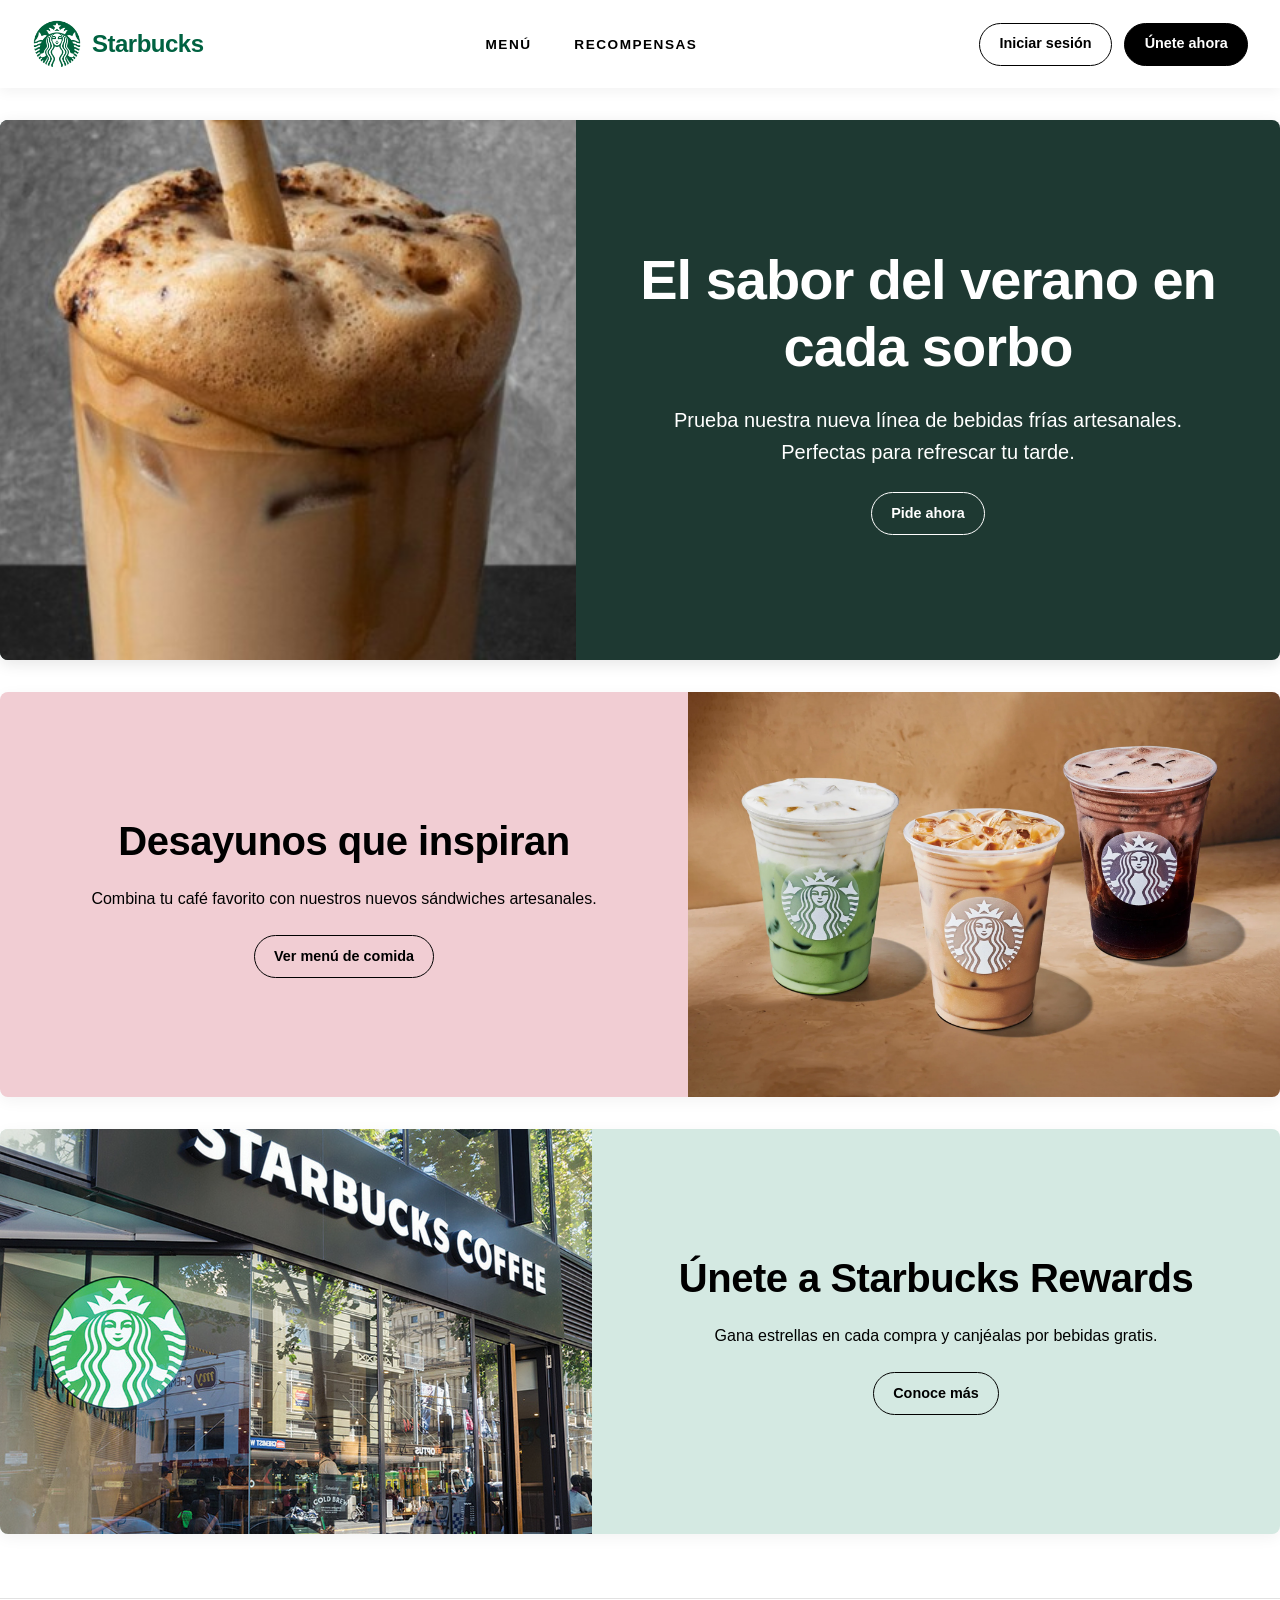
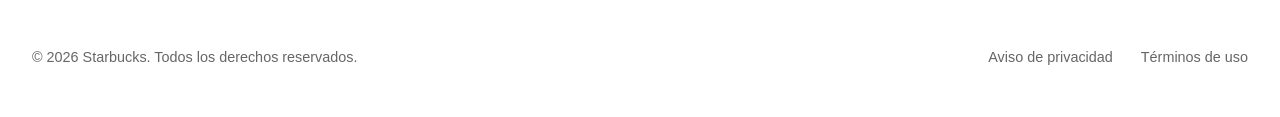
<file: index.html>
<!DOCTYPE html>
<html lang="es">
<head>
    <meta charset="UTF-8">
    <meta name="viewport" content="width=device-width, initial-scale=1.0">
    <title>Starbucks | Inicio</title>
    <link rel="stylesheet" href="estilos.css">
</head>
<body>
    <header class="navegacion">
        <div class="contenedor-nav">
            <div class="marca">
                <a href="index.html" class="marca-enlace">
                <img src="imagenes/logo-starbucks.png" alt="Logo Starbucks" class="logo-nav">
                <h2>Starbucks</h2> </a>
            </div>
            <nav class="enlaces-nav">
                <a href="">Menú</a>
                <a href="rewards.html">Recompensas</a>
            </nav>
            <div class="acciones-nav">
                <a href="" class="btn-borde">Iniciar sesión</a>
                <a href="signup.html" class="btn-solido">Únete ahora</a>
            </div>
        </div>
    </header>

    <main>
        <section class="seccion-principal">
            <div class="imagen-principal">
                <img src="imagenes/frappe1.jpg" alt="Frappé de Temporada" class="img-cubrir">
            </div>
            <div class="contenido-principal">
                <h1>El sabor del verano en cada sorbo</h1>
                <p>Prueba nuestra nueva línea de bebidas frías artesanales. Perfectas para refrescar tu tarde.</p>
                <a href="menu.html" class="btn-borde-oscuro">Pide ahora</a>
            </div>
        </section>

        <section class="cuadricula-promo">
            <div class="tarjeta-promo fondo-rosa">
                <div class="texto-promo">
                    <h2>Desayunos que inspiran</h2>
                    <p>Combina tu café favorito con nuestros nuevos sándwiches artesanales.</p>
                    <a href="menu.html" class="btn-borde-oscuro">Ver menú de comida</a>
                </div>
                <div class="imagen-promo">
                    <img src="imagenes/frappe2.jpg" alt="Frappé de Temporada" class="img-cubrir">
                </div>
            </div>

            <div class="tarjeta-promo fondo-verde">
                <div class="texto-promo">
                    <h2>Únete a Starbucks Rewards</h2>
                    <p>Gana estrellas en cada compra y canjéalas por bebidas gratis.</p>
                    <a href="rewards.html" class="btn-borde-oscuro">Conoce más</a>
                </div>
                <div class="imagen-promo">
                    <img src="imagenes/sucursal.jpg" alt="App de Recompensas" class="img-cubrir">
                </div>
            </div>
        </section>
    </main>

    <footer class="pie-pagina">
        <div class="contenido-pie">
            <p>&copy; 2026 Starbucks. Todos los derechos reservados.</p>
            <div class="enlaces-pie">
                <a href="#">Aviso de privacidad</a>
                <a href="#">Términos de uso</a>
            </div>
        </div>
    </footer>
</body>
</html>
</file>
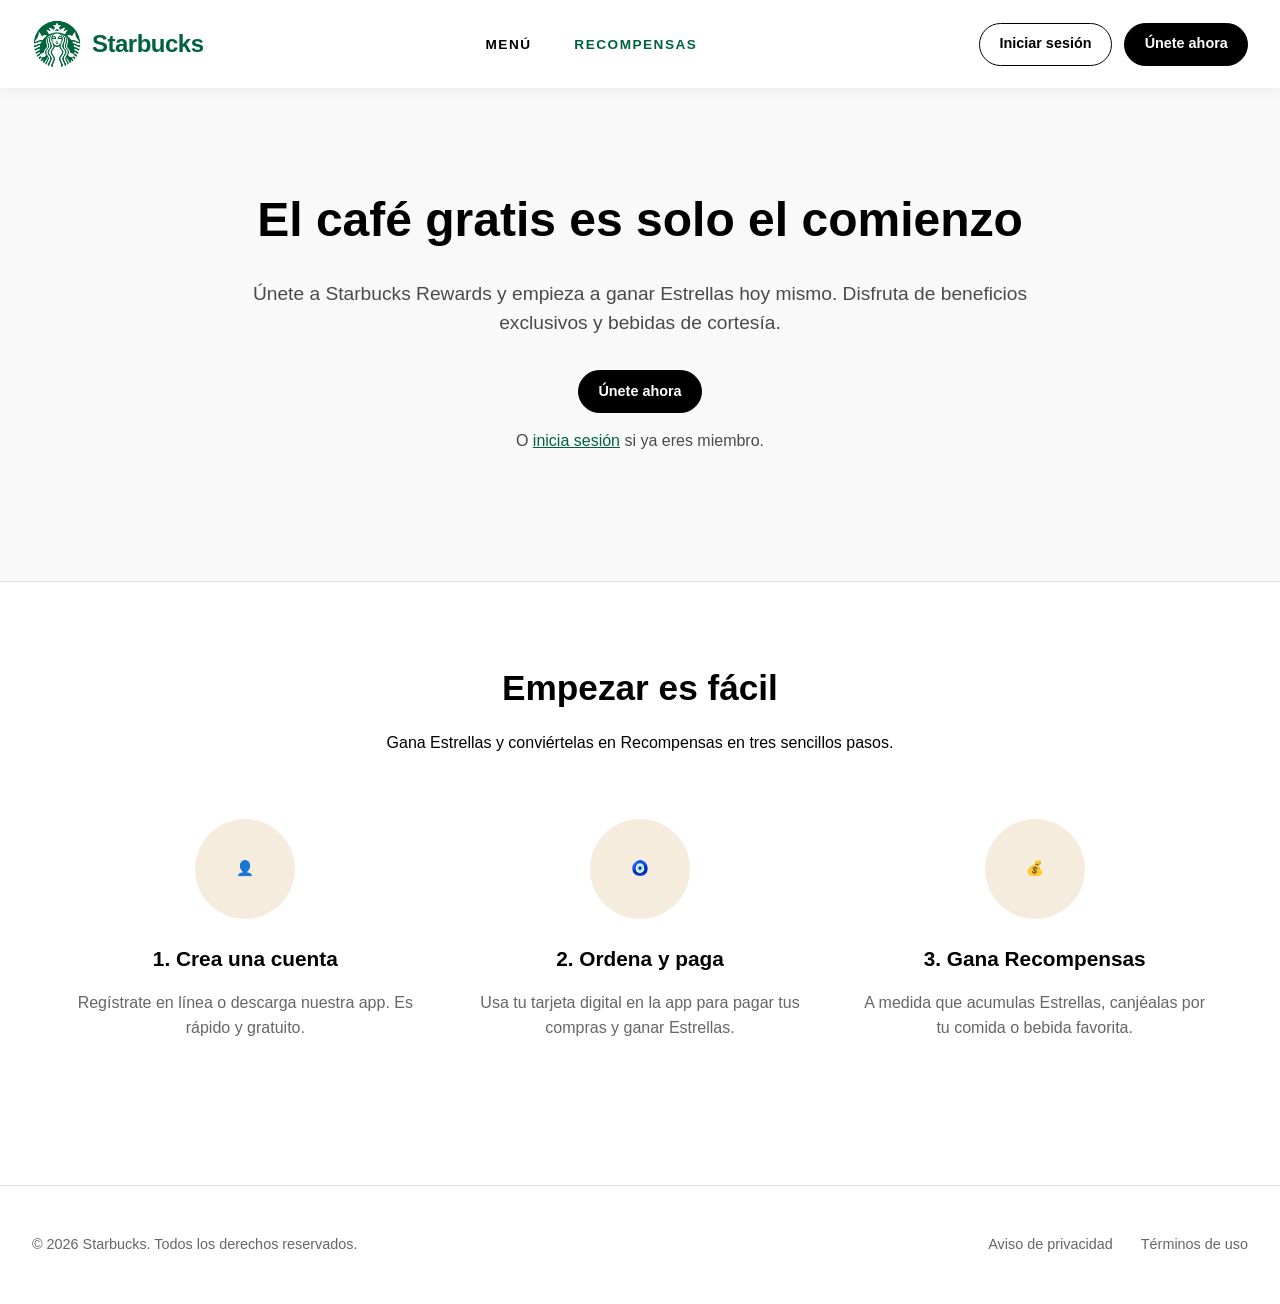
<file: rewards.html>
<!DOCTYPE html>
<html lang="es">
<head>
    <meta charset="UTF-8">
    <meta name="viewport" content="width=device-width, initial-scale=1.0">
    <title>Starbucks Rewards | Lealtad</title>
    <link rel="stylesheet" href="estilos.css">
</head>
<body>
    <header class="navegacion">
        <div class="contenedor-nav">
            <div class="marca">
                <a href="index.html" class="marca-enlace">
                <img src="imagenes/logo-starbucks.png" alt="Logo Starbucks" class="logo-nav">
                <h2>Starbucks</h2> </a>
            </div>
            <nav class="enlaces-nav">
                <a href="">Menú</a>
                <a href="rewards.html" class="activo">Recompensas</a>
            </nav>
            <div class="acciones-nav">
                <a href="" class="btn-borde">Iniciar sesión</a>
                <a href="signup.html" class="btn-solido">Únete ahora</a>
            </div>
        </div>
    </header>

    <main>
        <section class="encabezado-recompensas">
            <div class="contenido-encabezado-rec">
                <h1>El café gratis es solo el comienzo</h1>
                <p>Únete a Starbucks Rewards y empieza a ganar Estrellas hoy mismo. Disfruta de beneficios exclusivos y bebidas de cortesía.</p>
                <a href="signup.html" class="btn-solido">Únete ahora</a>
                <p class="subtitulo">O <a href="login.html" class="enlace-texto">inicia sesión</a> si ya eres miembro.</p>
            </div>
        </section>

        <section class="seccion-pasos">
            <div class="titulo-centrado">
                <h2>Empezar es fácil</h2>
                <p>Gana Estrellas y conviértelas en Recompensas en tres sencillos pasos.</p>
            </div>
            
            <div class="cuadricula-pasos">
                <section class="tarjeta-paso">
                    <div class="paso-icono">
                        <div class="marcador-imagen fondo-dorado-claro forma-circulo">
                            <span>👤</span>
                        </div>
                    </div>
                    <h3>1. Crea una cuenta</h3>
                    <p>Regístrate en línea o descarga nuestra app. Es rápido y gratuito.</p>
                </section>
                
                <section class="tarjeta-paso">
                    <div class="paso-icono">
                        <div class="marcador-imagen fondo-dorado-claro forma-circulo">
                            <span>🧿</span>
                        </div>
                    </div>
                    <h3>2. Ordena y paga</h3>
                    <p>Usa tu tarjeta digital en la app para pagar tus compras y ganar Estrellas.</p>
                </section>
                
                <section class="tarjeta-paso">
                    <div class="paso-icono">
                        <div class="marcador-imagen fondo-dorado-claro forma-circulo">
                            <span>💰</span>
                        </div>
                    </div>
                    <h3>3. Gana Recompensas</h3>
                    <p>A medida que acumulas Estrellas, canjéalas por tu comida o bebida favorita.</p>
                </section>
            </div>
        </section>
    </main>

    <footer class="pie-pagina">
        <div class="contenido-pie">
            <p>&copy; 2026 Starbucks. Todos los derechos reservados.</p>
            <div class="enlaces-pie">
                <a href="#">Aviso de privacidad</a>
                <a href="#">Términos de uso</a>
            </div>
        </div>
    </footer>
</body>
</html>
</file>
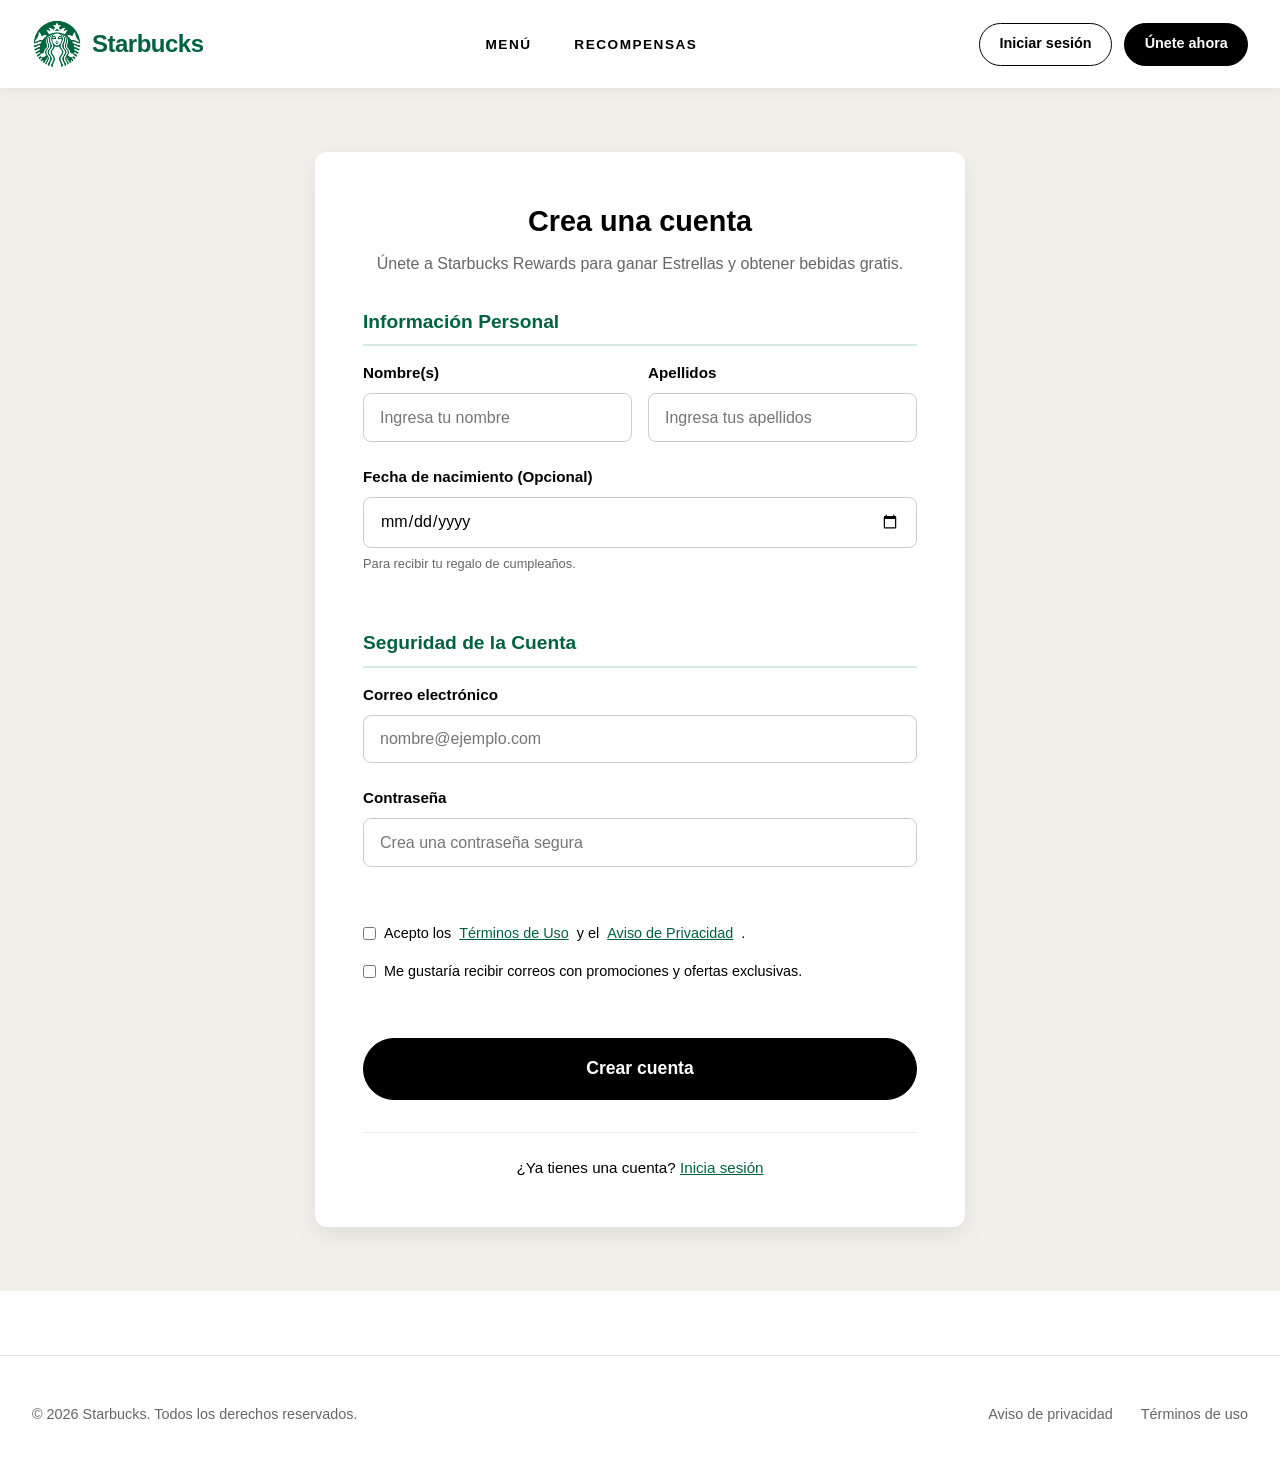
<file: signup.html>
<!DOCTYPE html>
<html lang="es">
<head>
    <meta charset="UTF-8">
    <meta name="viewport" content="width=device-width, initial-scale=1.0">
    <title>Crear cuenta | Starbucks Rewards</title>
    <link rel="stylesheet" href="estilos.css">
</head>
<body>
    <header class="navegacion">
        <div class="contenedor-nav">
            <div class="marca">
                <a href="index.html" class="marca-enlace">
                <img src="imagenes/logo-starbucks.png" alt="Logo Starbucks" class="logo-nav">
                <h2>Starbucks</h2> </a>
            </div>
            <nav class="enlaces-nav">
                <a href="">Menú</a>
                <a href="rewards.html">Recompensas</a>
            </nav>
            <div class="acciones-nav">
                <a href="" class="btn-borde">Iniciar sesión</a>
                <a href="signup.html" class="btn-solido activo">Únete ahora</a>
            </div>
        </div>
    </header>

    <main>
        <section class="contenedor-login">
            <div class="tarjeta-formulario tarjeta-ancha">
                <h1>Crea una cuenta</h1>
                <p>Únete a Starbucks Rewards para ganar Estrellas y obtener bebidas gratis.</p>
                
                <form action="">
                    <fieldset class="bloque-campos">
                        <legend>Información Personal</legend>
                        
                        <div class="fila-inputs">
                            <div class="grupo-input">
                                <label for="nombre">Nombre(s)</label>
                                <input type="text" id="nombre" required placeholder="Ingresa tu nombre">
                            </div>
                            <div class="grupo-input">
                                <label for="apellidos">Apellidos</label>
                                <input type="text" id="apellidos" required placeholder="Ingresa tus apellidos">
                            </div>
                        </div>

                        <div class="grupo-input">
                            <label for="cumpleanos">Fecha de nacimiento (Opcional)</label>
                            <input type="date" id="cumpleanos">
                            <span class="texto-ayuda">Para recibir tu regalo de cumpleaños.</span>
                        </div>
                    </fieldset>

                    <fieldset class="bloque-campos">
                        <legend>Seguridad de la Cuenta</legend>

                        <div class="grupo-input">
                            <label for="email">Correo electrónico</label>
                            <input type="email" id="email" required placeholder="nombre@ejemplo.com">
                        </div>
                        
                        <div class="grupo-input">
                            <label for="password">Contraseña</label>
                            <input type="password" id="password" required placeholder="Crea una contraseña segura">
                        </div>
                    </fieldset>

                    <fieldset class="bloque-campos terminos-condiciones">
                        <div class="opciones-extra opciones-terminos">
                            <label class="casilla-verificacion">
                                <input type="checkbox" required> Acepto los <a href="#" class="enlace-texto">Términos de Uso</a> y el <a href="#" class="enlace-texto">Aviso de Privacidad</a>.
                            </label>
                            <label class="casilla-verificacion">
                                <input type="checkbox"> Me gustaría recibir correos con promociones y ofertas exclusivas.
                            </label>
                        </div>
                    </fieldset>
                    
                    <button type="submit" class="btn-solido btn-ancho">Crear cuenta</button>
                </form>

                <div class="pie-formulario">
                    <p>¿Ya tienes una cuenta? <a href="" class="enlace-texto">Inicia sesión</a></p>
                </div>
            </div>
        </section>
    </main>

    <footer class="pie-pagina">
        <div class="contenido-pie">
            <p>&copy; 2026 Starbucks. Todos los derechos reservados.</p>
            <div class="enlaces-pie">
                <a href="#">Aviso de privacidad</a>
                <a href="#">Términos de uso</a>
            </div>
        </div>
    </footer>
</body>
</html>
</file>
<file: estilos.css>
/* =========================================
   VARIABLES GLOBALES
========================================= */
:root {
    --verde-principal: #006241;
    --verde-oscuro: #1e3932;
    --fondo-claro: #f2f0eb;
    --blanco: #ffffff;
    --texto-oscuro: #000000;
    --rosa-claro: #f1cdd3;
    --verde-claro: #d4e9e2;
    --dorado: #d4e9e2;
    --dorado-oscuro: #cba258;
    --fondo-gris: #f9f9f9;
}

* {
    margin: 0;
    padding: 0;
    box-sizing: border-box;
    font-family: 'Helvetica Neue', Helvetica, Arial, sans-serif;
}

body {
    background-color: var(--blanco);
    color: var(--texto-oscuro);
    line-height: 1.5;
}

/* =========================================
   NAVEGACIÓN (HEADER)
========================================= */
.navegacion {
    background-color: var(--blanco);
    box-shadow: 0 4px 12px rgba(0,0,0,0.05);
    position: sticky;
    top: 0;
    z-index: 100;
}

.contenedor-nav {
    max-width: 1440px;
    margin: 0 auto;
    padding: 1.2rem 2rem;
    display: flex;
    justify-content: space-between;
    align-items: center;
}

.marca-enlace {
    text-decoration: none;
    color: inherit;
    display: flex; 
    align-items: center; 
    gap: 10px; 
}

.logo-nav {
    width: 50px; 
    height: 50px;
    object-fit: contain; 
}

.marca h2 {
    color: var(--verde-principal);
    font-size: 1.5rem;
    letter-spacing: -0.5px;
}

.marca-enlace:hover h2 {
    opacity: 0.8;
}

.enlaces-nav a {
    text-decoration: none;
    color: var(--texto-oscuro);
    font-weight: 700;
    margin: 0 1.2rem;
    text-transform: uppercase;
    font-size: 0.85rem;
    letter-spacing: 1.5px;
}

.enlaces-nav a:hover, 
.enlaces-nav a.activo {
    color: var(--verde-principal);
}

.acciones-nav {
    display: flex;
    gap: 0.8rem;
}

/* =========================================
   BOTONES
========================================= */
.btn-borde, 
.btn-solido, 
.btn-borde-oscuro {
    padding: 0.6rem 1.2rem;
    border-radius: 50px;
    text-decoration: none;
    font-weight: 600;
    font-size: 0.9rem;
    display: inline-block;
}

.btn-borde {
    border: 1px solid var(--texto-oscuro);
    color: var(--texto-oscuro);
}

.btn-borde:hover {
    background-color: rgba(0,0,0,0.06);
}

.btn-solido {
    background-color: var(--texto-oscuro);
    color: var(--blanco);
    border: 1px solid var(--texto-oscuro);
}

.btn-solido:hover {
    background-color: rgba(0,0,0,0.8);
}

.btn-borde-oscuro {
    border: 1px solid var(--texto-oscuro);
    color: var(--texto-oscuro);
    margin-top: 1.5rem;
}

.btn-borde-oscuro:hover {
    background-color: rgba(0,0,0,0.06);
}

.btn-ancho {
    width: 100%;
    padding: 1.2rem;
    font-size: 1.1rem;
    text-align: center;
    cursor: pointer;
    border-radius: 50px;
}

/* =========================================
   IMÁGENES GENERALES
========================================= */
.img-cubrir {
    width: 100%;
    height: 100%;
    object-fit: cover;
    display: block;
}

/* =========================================
   INICIO (INDEX)
========================================= */
.seccion-principal {
    display: flex;
    background-color: var(--verde-oscuro);
    color: var(--blanco);
    margin: 2rem auto;
    max-width: 1400px;
    min-height: 60vh;
    border-radius: 8px;
    overflow: hidden;
    box-shadow: 0 4px 15px rgba(0,0,0,0.1);
}

.imagen-principal {
    flex: 1;
    display: flex;
    padding: 0;
}

.contenido-principal {
    flex: 1;
    display: flex;
    flex-direction: column;
    justify-content: center;
    align-items: center;
    text-align: center;
    padding: 4rem;
}

.contenido-principal h1 {
    font-size: 3.5rem;
    margin-bottom: 1.5rem;
    line-height: 1.2;
    letter-spacing: -1px;
}

.contenido-principal p {
    font-size: 1.25rem;
    line-height: 1.6;
}

.contenido-principal .btn-borde-oscuro {
    border-color: var(--blanco);
    color: var(--blanco);
}

.contenido-principal .btn-borde-oscuro:hover {
    background-color: rgba(255,255,255,0.15);
}

.cuadricula-promo {
    display: flex;
    flex-direction: column;
    gap: 2rem;
    margin: 2rem auto;
    max-width: 1400px;
}

.tarjeta-promo {
    display: flex;
    min-height: 45vh;
    border-radius: 8px;
    overflow: hidden;
    box-shadow: 0 4px 15px rgba(0,0,0,0.05);
}

.tarjeta-promo:nth-child(even) {
    flex-direction: row-reverse;
}

.fondo-rosa { background-color: var(--rosa-claro); }
.fondo-verde { background-color: var(--verde-claro); }

.texto-promo {
    flex: 1;
    display: flex;
    flex-direction: column;
    justify-content: center;
    align-items: center;
    text-align: center;
    padding: 3rem;
}

.imagen-promo {
    flex: 1;
    display: flex;
    padding: 0;
}

.texto-promo h2 {
    font-size: 2.5rem;
    margin-bottom: 1rem;
    letter-spacing: -0.5px;
}

/* =========================================
   REWARDS
========================================= */
.encabezado-recompensas {
    background-color: var(--fondo-gris);
    padding: 6rem 2rem;
    text-align: center;
    border-bottom: 1px solid #e1e1e1;
}

.contenido-encabezado-rec {
    max-width: 800px;
    margin: 0 auto;
}

.contenido-encabezado-rec h1 {
    font-size: 3rem;
    margin-bottom: 1.5rem;
    color: var(--texto-oscuro);
}

.contenido-encabezado-rec p {
    font-size: 1.2rem;
    color: #4a4a4a;
    margin-bottom: 2rem;
}

.subtitulo {
    margin-top: 1rem;
    font-size: 1rem !important;
}

.enlace-texto {
    color: var(--verde-principal);
    text-decoration: underline;
}

.enlace-texto:hover {
    text-decoration: none;
}

.seccion-pasos {
    padding: 5rem 2rem;
    max-width: 1200px;
    margin: 0 auto;
}

.titulo-centrado {
    text-align: center;
    margin-bottom: 4rem;
}

.titulo-centrado h2 {
    font-size: 2.2rem;
    margin-bottom: 1rem;
}

.cuadricula-pasos {
    display: grid;
    grid-template-columns: repeat(auto-fit, minmax(300px, 1fr));
    gap: 3rem;
    text-align: center;
}

.tarjeta-paso h3 {
    margin: 1.5rem 0 1rem;
    font-size: 1.3rem;
}

.tarjeta-paso p {
    color: #666;
    line-height: 1.6;
}

.marcador-imagen {
    display: flex;
    align-items: center;
    justify-content: center;
    font-weight: bold;
    font-size: 0.9rem;
}

.fondo-dorado-claro { 
    background-color: rgba(203, 162, 88, 0.2); 
    color: var(--dorado-oscuro); 
}

.forma-circulo { 
    border-radius: 50%; 
    width: 100px; 
    height: 100px; 
    margin: 0 auto; 
}

/* =========================================
   LOGIN Y REGISTRO
========================================= */
.contenedor-login {
    display: flex;
    justify-content: center;
    align-items: center;
    padding: 4rem 2rem;
    background-color: var(--fondo-claro);
    min-height: calc(100vh - 200px); 
}

.tarjeta-formulario {
    background-color: var(--blanco);
    padding: 3rem;
    border-radius: 12px;
    box-shadow: 0 8px 24px rgba(0,0,0,0.08);
    width: 100%;
    max-width: 500px;
}

.tarjeta-ancha {
    max-width: 650px;
}

.tarjeta-formulario h1 {
    font-size: 1.8rem;
    margin-bottom: 0.5rem;
    text-align: center;
    color: var(--texto-oscuro);
}

.tarjeta-formulario > p {
    text-align: center;
    color: #666;
    margin-bottom: 2rem;
}

.grupo-input {
    margin-bottom: 1.5rem;
    display: flex;
    flex-direction: column;
}

.grupo-input label {
    font-weight: 700;
    margin-bottom: 0.5rem;
    font-size: 0.95rem;
}

.grupo-input input {
    padding: 0.9rem 1rem;
    border: 1px solid #ccc;
    border-radius: 8px;
    font-size: 1rem;
    width: 100%;
}

.grupo-input input:focus {
    outline: none;
    border-color: var(--verde-principal);
    box-shadow: 0 0 0 2px rgba(0, 98, 65, 0.2);
}

.opciones-extra {
    display: flex;
    justify-content: space-between;
    align-items: center;
    margin-bottom: 2rem;
    font-size: 0.9rem;
}

.casilla-verificacion {
    display: flex;
    align-items: center;
    gap: 0.5rem;
    font-weight: normal;
    cursor: pointer;
}

.pie-formulario {
    margin-top: 2rem;
    text-align: center;
    font-size: 0.95rem;
    border-top: 1px solid #eee;
    padding-top: 1.5rem;
}

.bloque-campos {
    border: none;
    margin-bottom: 2rem;
    padding: 0;
}

.bloque-campos legend {
    font-size: 1.2rem;
    font-weight: 700;
    margin-bottom: 1rem;
    color: var(--verde-principal);
    border-bottom: 2px solid var(--verde-claro);
    width: 100%;
    padding-bottom: 0.5rem;
}

.fila-inputs {
    display: grid;
    grid-template-columns: 1fr 1fr;
    gap: 1rem;
}

.texto-ayuda {
    display: block;
    font-size: 0.8rem;
    color: #666;
    margin-top: 0.4rem;
}

.terminos-condiciones {
    margin-bottom: 1.5rem;
}

.opciones-terminos {
    flex-direction: column;
    align-items: flex-start;
    gap: 1rem;
}

@media (max-width: 600px) {
    .fila-inputs {
        grid-template-columns: 1fr;
    }
}

/* =========================================
   FOOTER
========================================= */
.pie-pagina {
    border-top: 1px solid #e1e1e1;
    padding: 3rem 2rem;
    margin-top: 4rem;
    background-color: var(--blanco);
}

.contenido-pie {
    max-width: 1440px;
    margin: 0 auto;
    display: flex;
    justify-content: space-between;
    align-items: center;
    font-size: 0.9rem;
    color: #666;
}

.enlaces-pie a {
    color: #666;
    text-decoration: none;
    margin-left: 1.5rem;
}

.enlaces-pie a:hover {
    color: var(--texto-oscuro);
}
</file>
